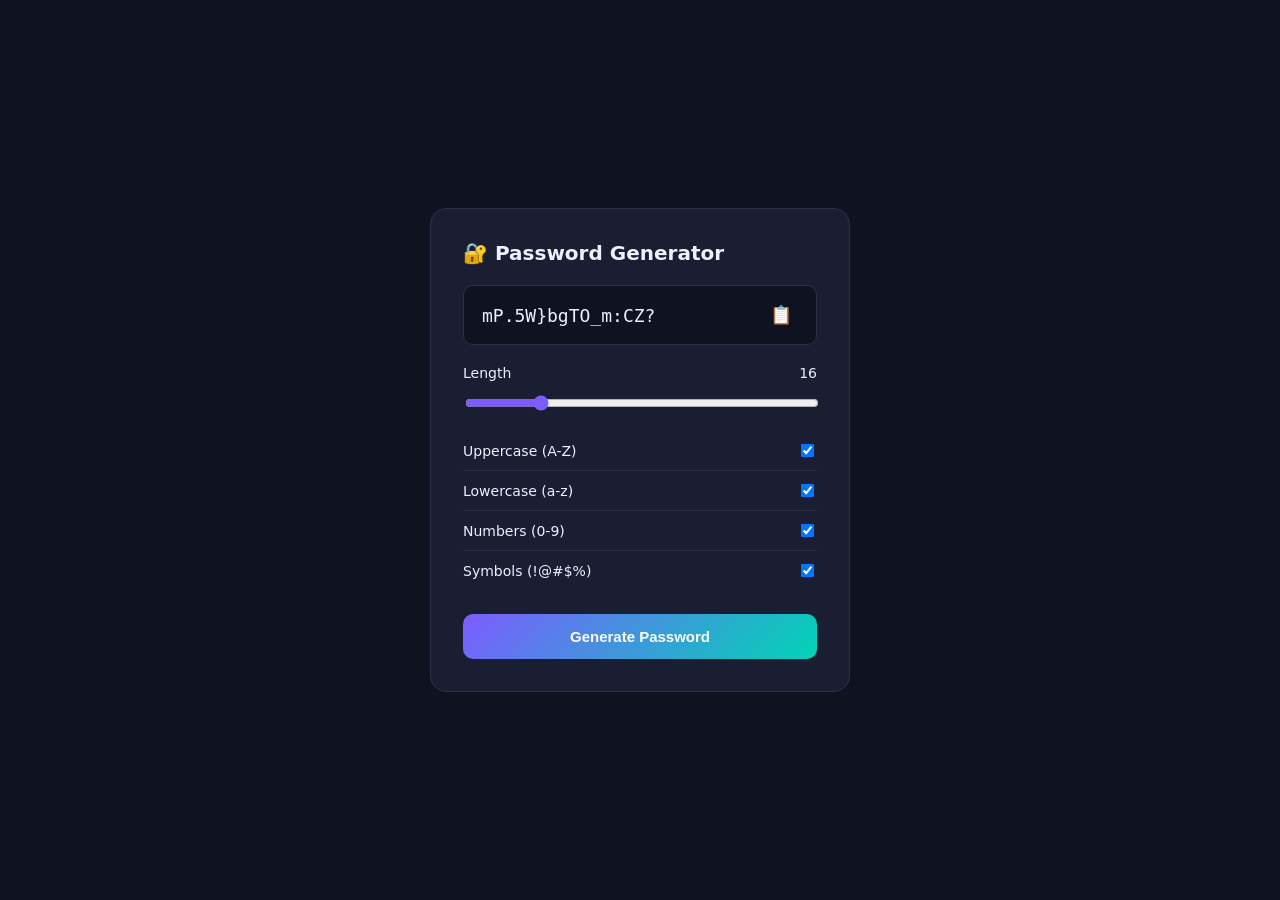
<file: password-generator/index.html>
<!DOCTYPE html>
<html lang="en">
<head>
<meta charset="UTF-8">
<meta name="viewport" content="width=device-width, initial-scale=1">
<title>Password Generator</title>
<link rel="stylesheet" href="style.css">
</head>
<body>

<div class="card">
  <h1>🔐 Password Generator</h1>

  <div class="output">
    <input type="text" id="password" readonly value="Click generate">
    <button class="icon-btn" id="copyBtn" title="Copy">📋</button>
  </div>

  <div class="row">
    <label for="length">Length</label>
    <span id="lengthValue">16</span>
  </div>
  <input type="range" id="length" min="4" max="64" value="16">

  <div class="toggle-row">
    <label for="uppercase">Uppercase (A-Z)</label>
    <input type="checkbox" id="uppercase" checked>
  </div>
  <div class="toggle-row">
    <label for="lowercase">Lowercase (a-z)</label>
    <input type="checkbox" id="lowercase" checked>
  </div>
  <div class="toggle-row">
    <label for="numbers">Numbers (0-9)</label>
    <input type="checkbox" id="numbers" checked>
  </div>
  <div class="toggle-row">
    <label for="symbols">Symbols (!@#$%)</label>
    <input type="checkbox" id="symbols" checked>
  </div>

  <button class="generate-btn" id="generateBtn">Generate Password</button>
</div>

<script src="script.js"></script>
</body>
</html>
</file>
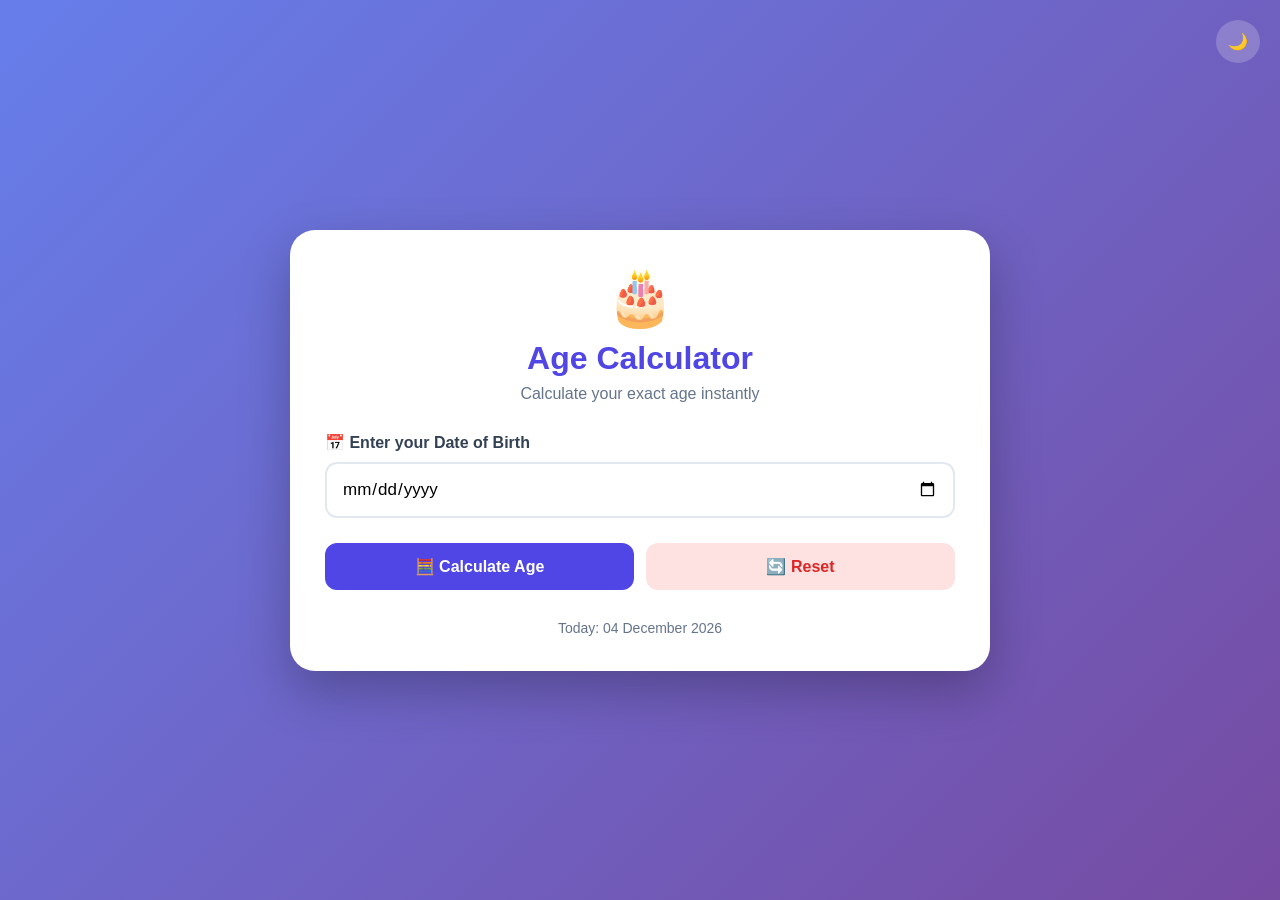
<file: Age calculator.html>
<!DOCTYPE html>
<html lang="en">
<head>
    <meta charset="UTF-8">
    <meta name="viewport" content="width=device-width, initial-scale=1.0">

    <title>Age Calculator</title>

    <style>
        * {
            margin: 0;
            padding: 0;
            box-sizing: border-box;
            font-family: "Segoe UI", Arial, sans-serif;
        }

        body {
            min-height: 100vh;
            display: flex;
            justify-content: center;
            align-items: center;
            background: linear-gradient(135deg, #667eea, #764ba2);
            padding: 20px;
            transition: 0.3s;
        }

        .container {
            width: 100%;
            max-width: 700px;
        }

        .calculator {
            background: white;
            border-radius: 25px;
            padding: 35px;
            box-shadow: 0 20px 50px rgba(0, 0, 0, 0.25);
        }

        .header {
            text-align: center;
            margin-bottom: 30px;
        }

        .header .icon {
            font-size: 55px;
            margin-bottom: 10px;
        }

        .header h1 {
            color: #4f46e5;
            font-size: 32px;
        }

        .header p {
            color: #64748b;
            margin-top: 8px;
        }

        /* Input */

        .input-section {
            margin-bottom: 25px;
        }

        .input-section label {
            display: block;
            font-weight: 600;
            margin-bottom: 10px;
            color: #334155;
        }

        .date-input {
            width: 100%;
            padding: 15px;
            border: 2px solid #e2e8f0;
            border-radius: 12px;
            font-size: 17px;
            outline: none;
            transition: 0.3s;
        }

        .date-input:focus {
            border-color: #6366f1;
            box-shadow: 0 0 0 4px rgba(99, 102, 241, 0.1);
        }

        /* Buttons */

        .buttons {
            display: flex;
            gap: 12px;
            margin-bottom: 30px;
        }

        button {
            flex: 1;
            border: none;
            padding: 14px;
            border-radius: 12px;
            font-size: 16px;
            font-weight: 600;
            cursor: pointer;
            transition: 0.2s;
        }

        .calculate-btn {
            background: #4f46e5;
            color: white;
        }

        .calculate-btn:hover {
            background: #4338ca;
            transform: translateY(-2px);
        }

        .reset-btn {
            background: #fee2e2;
            color: #dc2626;
        }

        .reset-btn:hover {
            background: #fecaca;
        }

        /* Result */

        .result {
            display: none;
        }

        .result.active {
            display: block;
        }

        .result-title {
            text-align: center;
            color: #475569;
            margin-bottom: 20px;
        }

        /* Age Cards */

        .age-cards {
            display: grid;
            grid-template-columns: repeat(3, 1fr);
            gap: 15px;
            margin-bottom: 25px;
        }

        .age-card {
            background: linear-gradient(135deg, #eef2ff, #f5f3ff);
            padding: 22px 10px;
            text-align: center;
            border-radius: 16px;
            border: 1px solid #e0e7ff;
        }

        .age-number {
            font-size: 35px;
            font-weight: bold;
            color: #4f46e5;
        }

        .age-label {
            color: #64748b;
            margin-top: 5px;
        }

        /* Details */

        .details {
            display: grid;
            grid-template-columns: repeat(2, 1fr);
            gap: 15px;
        }

        .detail-card {
            background: #f8fafc;
            border-radius: 14px;
            padding: 18px;
            border-left: 4px solid #6366f1;
        }

        .detail-card h3 {
            font-size: 14px;
            color: #64748b;
            margin-bottom: 7px;
        }

        .detail-card p {
            font-size: 18px;
            font-weight: 600;
            color: #1e293b;
        }

        /* Birthday */

        .birthday {
            margin-top: 20px;
            background: linear-gradient(135deg, #4f46e5, #7c3aed);
            color: white;
            padding: 20px;
            border-radius: 16px;
            text-align: center;
        }

        .birthday h3 {
            margin-bottom: 8px;
        }

        .birthday p {
            font-size: 18px;
        }

        /* Current Date */

        .current-date {
            text-align: center;
            margin-top: 25px;
            color: #64748b;
            font-size: 14px;
        }

        /* Error */

        .error {
            display: none;
            background: #fee2e2;
            color: #b91c1c;
            padding: 12px;
            border-radius: 10px;
            margin-bottom: 20px;
            text-align: center;
        }

        .error.show {
            display: block;
        }

        /* Theme Button */

        .theme-btn {
            position: fixed;
            top: 20px;
            right: 20px;
            width: auto;
            flex: none;
            background: rgba(255,255,255,0.2);
            color: white;
            border-radius: 50%;
            padding: 12px;
            z-index: 10;
        }

        /* Dark Mode */

        body.dark {
            background: linear-gradient(135deg, #0f172a, #312e81);
        }

        body.dark .calculator {
            background: #1e293b;
        }

        body.dark .header h1 {
            color: #a5b4fc;
        }

        body.dark .header p,
        body.dark .current-date {
            color: #94a3b8;
        }

        body.dark .input-section label {
            color: #e2e8f0;
        }

        body.dark .date-input {
            background: #0f172a;
            color: white;
            border-color: #475569;
        }

        body.dark .result-title {
            color: #cbd5e1;
        }

        body.dark .age-card {
            background: #312e81;
            border-color: #4338ca;
        }

        body.dark .age-label {
            color: #cbd5e1;
        }

        body.dark .detail-card {
            background: #0f172a;
        }

        body.dark .detail-card h3 {
            color: #94a3b8;
        }

        body.dark .detail-card p {
            color: #e2e8f0;
        }

        /* Responsive */

        @media (max-width: 600px) {

            .calculator {
                padding: 25px 20px;
            }

            .header h1 {
                font-size: 26px;
            }

            .age-cards {
                grid-template-columns: 1fr;
            }

            .details {
                grid-template-columns: 1fr;
            }

            .buttons {
                flex-direction: column;
            }
        }
    </style>
</head>

<body>

    <!-- Dark Mode Button -->

    <button
        class="theme-btn"
        onclick="toggleTheme()"
        id="themeBtn">
        🌙
    </button>


    <div class="container">

        <div class="calculator">

            <!-- Header -->

            <div class="header">

                <div class="icon">
                    🎂
                </div>

                <h1>
                    Age Calculator
                </h1>

                <p>
                    Calculate your exact age instantly
                </p>

            </div>


            <!-- Error Message -->

            <div
                class="error"
                id="error">
            </div>


            <!-- Date Input -->

            <div class="input-section">

                <label for="dob">
                    📅 Enter your Date of Birth
                </label>

                <input
                    type="date"
                    id="dob"
                    class="date-input"
                >

            </div>


            <!-- Buttons -->

            <div class="buttons">

                <button
                    class="calculate-btn"
                    onclick="calculateAge()">
                    🧮 Calculate Age
                </button>

                <button
                    class="reset-btn"
                    onclick="resetCalculator()">
                    🔄 Reset
                </button>

            </div>


            <!-- Result -->

            <div
                class="result"
                id="result">

                <h2 class="result-title">
                    Your Exact Age
                </h2>


                <!-- Years Months Days -->

                <div class="age-cards">

                    <div class="age-card">

                        <div
                            class="age-number"
                            id="years">
                            0
                        </div>

                        <div class="age-label">
                            Years
                        </div>

                    </div>


                    <div class="age-card">

                        <div
                            class="age-number"
                            id="months">
                            0
                        </div>

                        <div class="age-label">
                            Months
                        </div>

                    </div>


                    <div class="age-card">

                        <div
                            class="age-number"
                            id="days">
                            0
                        </div>

                        <div class="age-label">
                            Days
                        </div>

                    </div>

                </div>


                <!-- Details -->

                <div class="details">

                    <div class="detail-card">

                        <h3>
                            📆 Total Days
                        </h3>

                        <p id="totalDays">
                            0 days
                        </p>

                    </div>


                    <div class="detail-card">

                        <h3>
                            📅 Date of Birth
                        </h3>

                        <p id="birthDate">
                            -
                        </p>

                    </div>


                    <div class="detail-card">

                        <h3>
                            🎈 Next Birthday
                        </h3>

                        <p id="nextBirthday">
                            -
                        </p>

                    </div>


                    <div class="detail-card">

                        <h3>
                            ⏳ Days Remaining
                        </h3>

                        <p id="daysRemaining">
                            -
                        </p>

                    </div>

                </div>


                <!-- Birthday Countdown -->

                <div class="birthday">

                    <h3>
                        🎉 Birthday Countdown
                    </h3>

                    <p id="birthdayCountdown">
                        -
                    </p>

                </div>

            </div>


            <!-- Current Date -->

            <div class="current-date">

                Today:
                <span id="currentDate">
                    -
                </span>

            </div>

        </div>

    </div>


<script>

    // Display Current Date

    function displayCurrentDate() {

        const today = new Date();

        document.getElementById("currentDate")
            .textContent =
            today.toLocaleDateString(
                "en-IN",
                {
                    day: "2-digit",
                    month: "long",
                    year: "numeric"
                }
            );
    }


    // Calculate Age

    function calculateAge() {

        const dobInput =
            document.getElementById("dob").value;

        const error =
            document.getElementById("error");

        const result =
            document.getElementById("result");


        // Empty date validation

        if (!dobInput) {

            error.textContent =
                "⚠️ Please enter your date of birth.";

            error.classList.add("show");

            result.classList.remove("active");

            return;
        }


        const birthDate =
            new Date(dobInput + "T00:00:00");

        const today =
            new Date();


        // Future date validation

        if (birthDate > today) {

            error.textContent =
                "⚠️ Date of birth cannot be in the future.";

            error.classList.add("show");

            result.classList.remove("active");

            return;
        }


        error.classList.remove("show");


        // Calculate Years, Months and Days

        let years =
            today.getFullYear() -
            birthDate.getFullYear();

        let months =
            today.getMonth() -
            birthDate.getMonth();

        let days =
            today.getDate() -
            birthDate.getDate();


        // Adjust days

        if (days < 0) {

            months--;

            const previousMonth =
                new Date(
                    today.getFullYear(),
                    today.getMonth(),
                    0
                );

            days +=
                previousMonth.getDate();
        }


        // Adjust months

        if (months < 0) {

            years--;

            months += 12;
        }


        // Display Age

        document.getElementById("years")
            .textContent = years;

        document.getElementById("months")
            .textContent = months;

        document.getElementById("days")
            .textContent = days;


        // Calculate Total Days

        const millisecondsPerDay =
            1000 * 60 * 60 * 24;

        const totalDays =
            Math.floor(
                (today - birthDate) /
                millisecondsPerDay
            );


        document.getElementById("totalDays")
            .textContent =
            totalDays.toLocaleString() +
            " days";


        // Display Birth Date

        document.getElementById("birthDate")
            .textContent =
            birthDate.toLocaleDateString(
                "en-IN",
                {
                    day: "2-digit",
                    month: "long",
                    year: "numeric"
                }
            );


        // Calculate Next Birthday

        let nextBirthday =
            new Date(
                today.getFullYear(),
                birthDate.getMonth(),
                birthDate.getDate()
            );


        if (nextBirthday < today) {

            nextBirthday =
                new Date(
                    today.getFullYear() + 1,
                    birthDate.getMonth(),
                    birthDate.getDate()
                );
        }


        // Display Next Birthday

        document.getElementById("nextBirthday")
            .textContent =
            nextBirthday.toLocaleDateString(
                "en-IN",
                {
                    day: "2-digit",
                    month: "long",
                    year: "numeric"
                }
            );


        // Birthday Countdown

        const daysUntilBirthday =
            Math.ceil(
                (nextBirthday - today) /
                millisecondsPerDay
            );


        document.getElementById("daysRemaining")
            .textContent =
            daysUntilBirthday +
            " days";


        if (daysUntilBirthday === 0) {

            document.getElementById(
                "birthdayCountdown"
            ).textContent =
                "🎉 Happy Birthday!";

        } else {

            document.getElementById(
                "birthdayCountdown"
            ).textContent =
                daysUntilBirthday +
                " days remaining 🎂";
        }


        // Show Result

        result.classList.add("active");


        // Save Date

        localStorage.setItem(
            "dob",
            dobInput
        );
    }


    // Reset Calculator

    function resetCalculator() {

        document.getElementById("dob").value = "";

        document.getElementById("result")
            .classList.remove("active");

        document.getElementById("error")
            .classList.remove("show");

        localStorage.removeItem("dob");
    }


    // Dark Mode

    function toggleTheme() {

        document.body.classList.toggle("dark");

        const isDark =
            document.body.classList.contains("dark");

        document.getElementById("themeBtn")
            .textContent =
            isDark ? "☀️" : "🌙";

        localStorage.setItem(
            "darkMode",
            isDark
        );
    }


    // Load Saved Data

    function loadData() {

        const savedDOB =
            localStorage.getItem("dob");

        if (savedDOB) {

            document.getElementById("dob").value =
                savedDOB;

            calculateAge();
        }


        const darkMode =
            localStorage.getItem("darkMode");

        if (darkMode === "true") {

            document.body.classList.add("dark");

            document.getElementById("themeBtn")
                .textContent = "☀️";
        }
    }


    // Initialize

    displayCurrentDate();
    loadData();

</script>

</body>
</html>
</file>
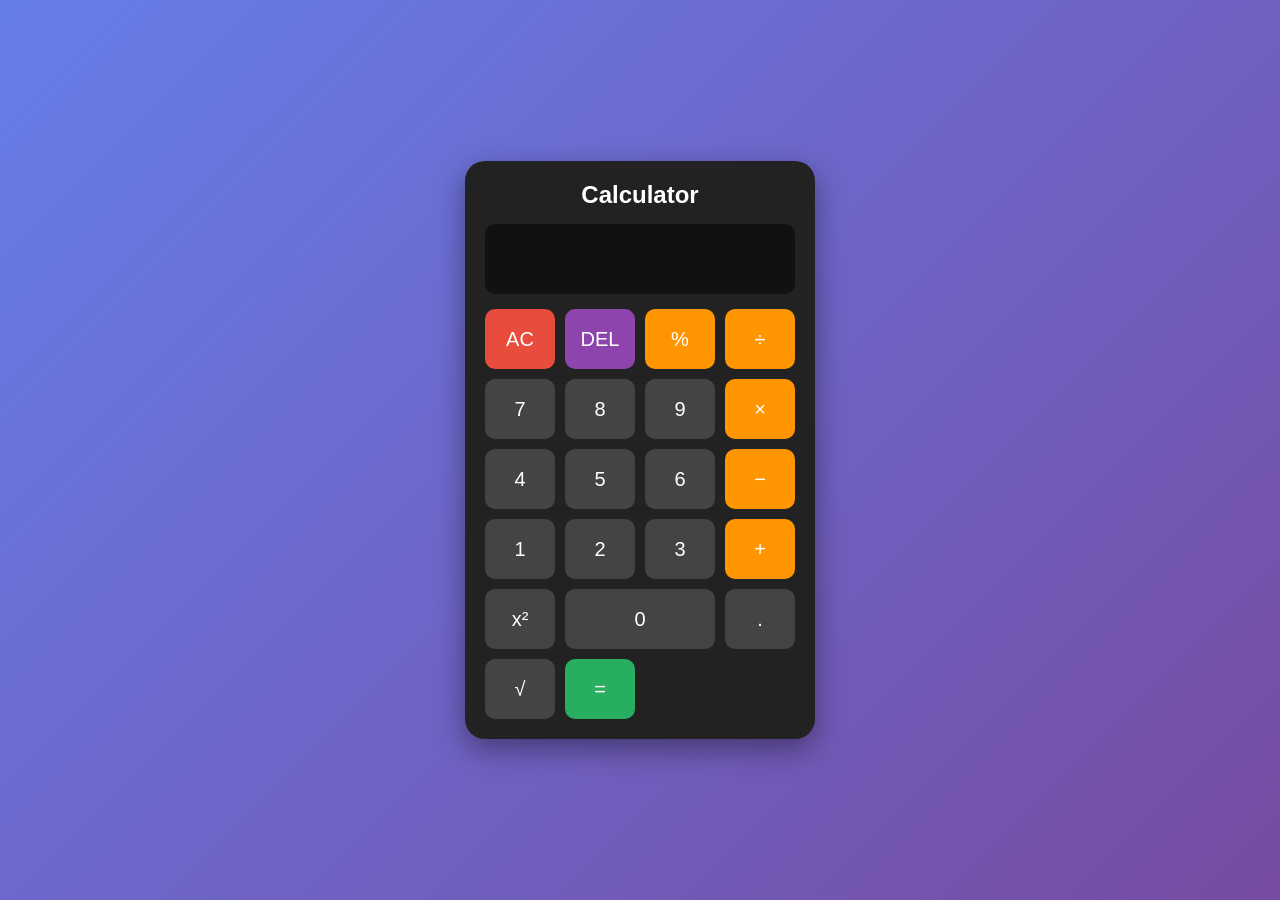
<file: calculator.html>
<!DOCTYPE html>
<html lang="en">
<head>
    <meta charset="UTF-8">
    <meta name="viewport" content="width=device-width, initial-scale=1.0">
    <title>Calculator</title>

    <style>
        * {
            box-sizing: border-box;
            margin: 0;
            padding: 0;
        }

        body {
            min-height: 100vh;
            display: flex;
            justify-content: center;
            align-items: center;
            background: linear-gradient(135deg, #667eea, #764ba2);
            font-family: Arial, sans-serif;
        }

        .calculator {
            width: 350px;
            background: #222;
            padding: 20px;
            border-radius: 20px;
            box-shadow: 0 10px 30px rgba(0, 0, 0, 0.4);
        }

        h2 {
            color: white;
            text-align: center;
            margin-bottom: 15px;
        }

        #display {
            width: 100%;
            height: 70px;
            border: none;
            outline: none;
            border-radius: 10px;
            margin-bottom: 15px;
            padding: 10px;
            font-size: 30px;
            text-align: right;
            background: #111;
            color: white;
        }

        .buttons {
            display: grid;
            grid-template-columns: repeat(4, 1fr);
            gap: 10px;
        }

        button {
            height: 60px;
            border: none;
            border-radius: 10px;
            font-size: 20px;
            cursor: pointer;
            background: #444;
            color: white;
        }

        button:hover {
            background: #666;
        }

        .operator {
            background: #ff9500;
        }

        .clear {
            background: #e74c3c;
        }

        .equal {
            background: #27ae60;
        }

        .delete {
            background: #8e44ad;
        }

        .zero {
            grid-column: span 2;
        }
    </style>
</head>

<body>

    <div class="calculator">

        <h2>Calculator</h2>

        <input type="text" id="display" readonly>

        <div class="buttons">

            <button class="clear" onclick="clearDisplay()">AC</button>
            <button class="delete" onclick="deleteLast()">DEL</button>
            <button class="operator" onclick="addToDisplay('%')">%</button>
            <button class="operator" onclick="addToDisplay('/')">÷</button>

            <button onclick="addToDisplay('7')">7</button>
            <button onclick="addToDisplay('8')">8</button>
            <button onclick="addToDisplay('9')">9</button>
            <button class="operator" onclick="addToDisplay('*')">×</button>

            <button onclick="addToDisplay('4')">4</button>
            <button onclick="addToDisplay('5')">5</button>
            <button onclick="addToDisplay('6')">6</button>
            <button class="operator" onclick="addToDisplay('-')">−</button>

            <button onclick="addToDisplay('1')">1</button>
            <button onclick="addToDisplay('2')">2</button>
            <button onclick="addToDisplay('3')">3</button>
            <button class="operator" onclick="addToDisplay('+')">+</button>

            <button onclick="square()">x²</button>
            <button class="zero" onclick="addToDisplay('0')">0</button>
            <button onclick="addToDisplay('.')">.</button>

            <button onclick="squareRoot()">√</button>
            <button class="equal" onclick="calculate()">=</button>

        </div>
    </div>

    <script>

        var display = document.getElementById("display");

        // Add value to display
        function addToDisplay(value) {
            display.value = display.value + value;
        }

        // Clear display
        function clearDisplay() {
            display.value = "";
        }

        // Delete last character
        function deleteLast() {
            display.value = display.value.slice(0, -1);
        }

        // Calculate result
        function calculate() {

            if (display.value === "") {
                return;
            }

            try {
                var result = eval(display.value);

                if (!isFinite(result)) {
                    display.value = "Error";
                } else {
                    display.value = result;
                }

            } catch (error) {
                display.value = "Error";
            }
        }

        // Square
        function square() {

            if (display.value === "") {
                return;
            }

            try {
                var number = eval(display.value);
                display.value = number * number;
            } catch (error) {
                display.value = "Error";
            }
        }

        // Square root
        function squareRoot() {

            if (display.value === "") {
                return;
            }

            try {
                var number = eval(display.value);

                if (number < 0) {
                    display.value = "Error";
                } else {
                    display.value = Math.sqrt(number);
                }

            } catch (error) {
                display.value = "Error";
            }
        }

        // Keyboard support
        document.addEventListener("keydown", function(event) {

            var key = event.key;

            if (
                (key >= "0" && key <= "9") ||
                key === "+" ||
                key === "-" ||
                key === "*" ||
                key === "/" ||
                key === "." ||
                key === "%"
            ) {
                addToDisplay(key);
            }

            if (key === "Enter") {
                calculate();
            }

            if (key === "Backspace") {
                deleteLast();
            }

            if (key === "Escape") {
                clearDisplay();
            }
        });

    </script>

</body>
</html>
</file>
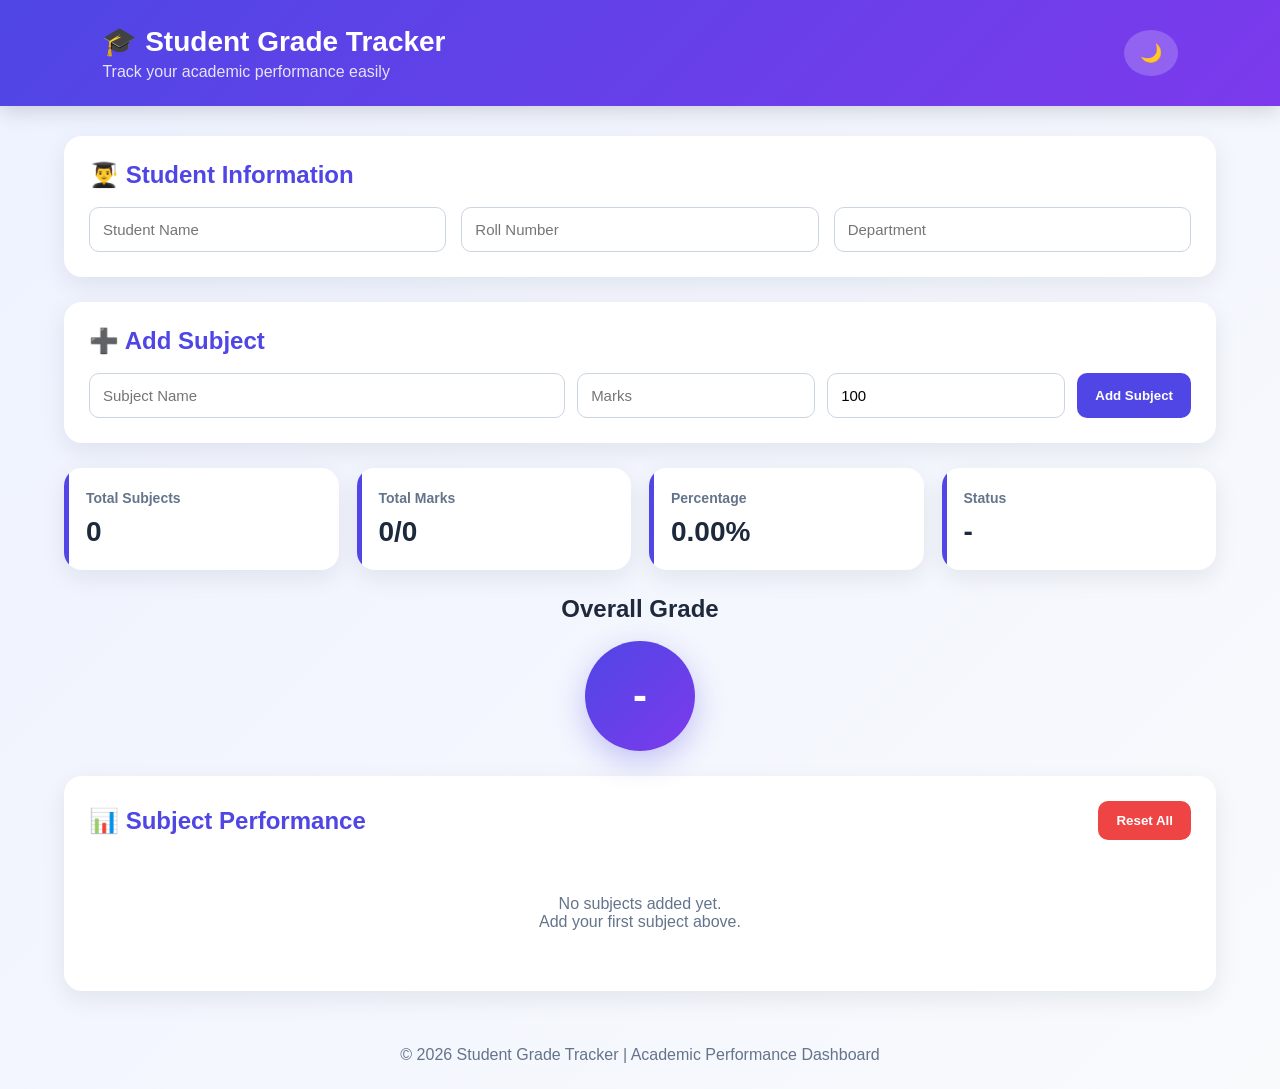
<file: student grade tracker.html>
<!DOCTYPE html>
<html lang="en">
<head>
    <meta charset="UTF-8">
    <meta name="viewport" content="width=device-width, initial-scale=1.0">
    <title>Student Grade Tracker</title>

    <style>
        * {
            margin: 0;
            padding: 0;
            box-sizing: border-box;
            font-family: "Segoe UI", Arial, sans-serif;
        }

        body {
            background: linear-gradient(135deg, #eef2ff, #f8fafc);
            color: #1e293b;
            min-height: 100vh;
            transition: 0.3s;
        }

        /* Header */
        header {
            background: linear-gradient(135deg, #4f46e5, #7c3aed);
            color: white;
            padding: 25px 8%;
            display: flex;
            justify-content: space-between;
            align-items: center;
            box-shadow: 0 5px 20px rgba(0,0,0,0.15);
        }

        header h1 {
            font-size: 28px;
        }

        header p {
            opacity: 0.85;
            margin-top: 5px;
        }

        #themeBtn {
            background: rgba(255,255,255,0.2);
            color: white;
            border: none;
            padding: 12px 16px;
            border-radius: 50%;
            cursor: pointer;
            font-size: 18px;
        }

        .container {
            width: 90%;
            max-width: 1200px;
            margin: 30px auto;
        }

        /* Student Information */
        .student-info {
            background: white;
            padding: 25px;
            border-radius: 18px;
            box-shadow: 0 8px 25px rgba(15,23,42,0.08);
            margin-bottom: 25px;
        }

        .student-info h2 {
            margin-bottom: 18px;
            color: #4f46e5;
        }

        .info-grid {
            display: grid;
            grid-template-columns: repeat(3, 1fr);
            gap: 15px;
        }

        input, select {
            width: 100%;
            padding: 13px;
            border: 1px solid #cbd5e1;
            border-radius: 10px;
            outline: none;
            font-size: 15px;
        }

        input:focus, select:focus {
            border-color: #6366f1;
            box-shadow: 0 0 0 3px rgba(99,102,241,0.12);
        }

        /* Add Subject */
        .add-section {
            background: white;
            padding: 25px;
            border-radius: 18px;
            box-shadow: 0 8px 25px rgba(15,23,42,0.08);
            margin-bottom: 25px;
        }

        .add-section h2 {
            margin-bottom: 18px;
            color: #4f46e5;
        }

        .add-grid {
            display: grid;
            grid-template-columns: 2fr 1fr 1fr auto;
            gap: 12px;
        }

        button {
            border: none;
            cursor: pointer;
            border-radius: 10px;
            padding: 12px 18px;
            font-weight: 600;
            transition: 0.2s;
        }

        .add-btn {
            background: #4f46e5;
            color: white;
        }

        .add-btn:hover {
            background: #4338ca;
            transform: translateY(-2px);
        }

        /* Dashboard */
        .dashboard {
            display: grid;
            grid-template-columns: repeat(4, 1fr);
            gap: 18px;
            margin-bottom: 25px;
        }

        .card {
            background: white;
            padding: 22px;
            border-radius: 18px;
            box-shadow: 0 8px 25px rgba(15,23,42,0.08);
            position: relative;
            overflow: hidden;
        }

        .card::before {
            content: "";
            position: absolute;
            left: 0;
            top: 0;
            width: 5px;
            height: 100%;
            background: #4f46e5;
        }

        .card h3 {
            color: #64748b;
            font-size: 14px;
            margin-bottom: 10px;
        }

        .card .value {
            font-size: 28px;
            font-weight: bold;
            color: #1e293b;
        }

        /* Grade */
        .grade-box {
            text-align: center;
            margin-bottom: 25px;
        }

        .overall-grade {
            display: inline-flex;
            width: 110px;
            height: 110px;
            border-radius: 50%;
            background: linear-gradient(135deg, #4f46e5, #7c3aed);
            color: white;
            justify-content: center;
            align-items: center;
            font-size: 42px;
            font-weight: bold;
            box-shadow: 0 10px 30px rgba(79,70,229,0.3);
        }

        /* Table */
        .table-section {
            background: white;
            padding: 25px;
            border-radius: 18px;
            box-shadow: 0 8px 25px rgba(15,23,42,0.08);
            overflow-x: auto;
        }

        .table-header {
            display: flex;
            justify-content: space-between;
            align-items: center;
            margin-bottom: 20px;
        }

        .table-header h2 {
            color: #4f46e5;
        }

        .reset-btn {
            background: #ef4444;
            color: white;
        }

        .reset-btn:hover {
            background: #dc2626;
        }

        table {
            width: 100%;
            border-collapse: collapse;
            min-width: 750px;
        }

        th {
            background: #eef2ff;
            color: #4338ca;
            padding: 14px;
            text-align: left;
        }

        td {
            padding: 14px;
            border-bottom: 1px solid #e2e8f0;
        }

        tr:hover {
            background: #f8fafc;
        }

        .progress {
            width: 120px;
            height: 8px;
            background: #e2e8f0;
            border-radius: 20px;
            overflow: hidden;
        }

        .progress-bar {
            height: 100%;
            border-radius: 20px;
            background: linear-gradient(90deg, #4f46e5, #7c3aed);
        }

        .grade {
            font-weight: bold;
            padding: 6px 10px;
            border-radius: 8px;
            display: inline-block;
        }

        .A {
            background: #dcfce7;
            color: #15803d;
        }

        .B {
            background: #dbeafe;
            color: #1d4ed8;
        }

        .C {
            background: #fef3c7;
            color: #b45309;
        }

        .D {
            background: #ffedd5;
            color: #c2410c;
        }

        .F {
            background: #fee2e2;
            color: #b91c1c;
        }

        .pass {
            color: #16a34a;
            font-weight: bold;
        }

        .fail {
            color: #dc2626;
            font-weight: bold;
        }

        .action-btn {
            padding: 7px 10px;
            margin: 2px;
            font-size: 13px;
        }

        .edit {
            background: #dbeafe;
            color: #1d4ed8;
        }

        .delete {
            background: #fee2e2;
            color: #dc2626;
        }

        /* Empty */
        .empty {
            text-align: center;
            padding: 35px;
            color: #64748b;
        }

        /* Footer */
        footer {
            text-align: center;
            padding: 25px;
            color: #64748b;
        }

        /* Dark Mode */
        body.dark {
            background: #0f172a;
            color: #e2e8f0;
        }

        body.dark .student-info,
        body.dark .add-section,
        body.dark .card,
        body.dark .table-section {
            background: #1e293b;
            color: #e2e8f0;
        }

        body.dark .card .value {
            color: white;
        }

        body.dark input,
        body.dark select {
            background: #0f172a;
            color: white;
            border-color: #475569;
        }

        body.dark th {
            background: #312e81;
            color: white;
        }

        body.dark td {
            border-color: #334155;
        }

        body.dark tr:hover {
            background: #334155;
        }

        body.dark .table-section,
        body.dark .student-info,
        body.dark .add-section {
            box-shadow: 0 8px 25px rgba(0,0,0,0.3);
        }

        /* Responsive */
        @media (max-width: 900px) {
            .dashboard {
                grid-template-columns: repeat(2, 1fr);
            }

            .info-grid {
                grid-template-columns: 1fr;
            }

            .add-grid {
                grid-template-columns: 1fr;
            }
        }

        @media (max-width: 600px) {
            header {
                padding: 20px;
            }

            header h1 {
                font-size: 21px;
            }

            .container {
                width: 94%;
            }

            .dashboard {
                grid-template-columns: 1fr;
            }
        }
    </style>
</head>

<body>

<header>
    <div>
        <h1>🎓 Student Grade Tracker</h1>
        <p>Track your academic performance easily</p>
    </div>

    <button id="themeBtn" onclick="toggleTheme()">🌙</button>
</header>

<div class="container">

    <!-- Student Information -->
    <section class="student-info">
        <h2>👨‍🎓 Student Information</h2>

        <div class="info-grid">
            <input type="text" id="studentName" placeholder="Student Name">
            <input type="text" id="rollNumber" placeholder="Roll Number">
            <input type="text" id="department" placeholder="Department">
        </div>
    </section>

    <!-- Add Subject -->
    <section class="add-section">
        <h2>➕ Add Subject</h2>

        <div class="add-grid">
            <input type="text" id="subjectName" placeholder="Subject Name">

            <input
                type="number"
                id="marks"
                placeholder="Marks"
                min="0"
                max="100"
            >

            <input
                type="number"
                id="maxMarks"
                placeholder="Max Marks"
                min="1"
                value="100"
            >

            <button class="add-btn" onclick="addSubject()">
                Add Subject
            </button>
        </div>
    </section>

    <!-- Dashboard -->
    <section class="dashboard">

        <div class="card">
            <h3>Total Subjects</h3>
            <div class="value" id="totalSubjects">0</div>
        </div>

        <div class="card">
            <h3>Total Marks</h3>
            <div class="value" id="totalMarks">0</div>
        </div>

        <div class="card">
            <h3>Percentage</h3>
            <div class="value" id="percentage">0%</div>
        </div>

        <div class="card">
            <h3>Status</h3>
            <div class="value" id="overallStatus">-</div>
        </div>

    </section>

    <!-- Overall Grade -->
    <section class="grade-box">
        <h2>Overall Grade</h2>
        <br>
        <div class="overall-grade" id="overallGrade">-</div>
    </section>

    <!-- Subject Table -->
    <section class="table-section">

        <div class="table-header">
            <h2>📊 Subject Performance</h2>

            <button class="reset-btn" onclick="resetAll()">
                Reset All
            </button>
        </div>

        <div id="tableContainer">
            <div class="empty">
                No subjects added yet.<br>
                Add your first subject above.
            </div>
        </div>

    </section>

</div>

<footer>
    © 2026 Student Grade Tracker | Academic Performance Dashboard
</footer>


<script>

    let subjects = JSON.parse(localStorage.getItem("subjects")) || [];

    // Add Subject
    function addSubject() {

        const name = document.getElementById("subjectName").value.trim();
        const marks = Number(document.getElementById("marks").value);
        const maxMarks = Number(document.getElementById("maxMarks").value);

        if (name === "") {
            alert("Please enter subject name.");
            return;
        }

        if (
            isNaN(marks) ||
            isNaN(maxMarks) ||
            maxMarks <= 0 ||
            marks < 0 ||
            marks > maxMarks
        ) {
            alert("Please enter valid marks.");
            return;
        }

        const subject = {
            id: Date.now(),
            name: name,
            marks: marks,
            maxMarks: maxMarks,
            date: new Date().toLocaleString()
        };

        subjects.push(subject);

        saveData();
        render();

        document.getElementById("subjectName").value = "";
        document.getElementById("marks").value = "";
        document.getElementById("maxMarks").value = "100";
    }


    // Calculate Grade
    function getGrade(percentage) {

        if (percentage >= 90) return "A+";
        if (percentage >= 80) return "A";
        if (percentage >= 70) return "B";
        if (percentage >= 60) return "C";
        if (percentage >= 50) return "D";
        return "F";
    }


    // Grade CSS Class
    function getGradeClass(grade) {

        if (grade === "A+" || grade === "A") return "A";
        if (grade === "B") return "B";
        if (grade === "C") return "C";
        if (grade === "D") return "D";

        return "F";
    }


    // Render Table
    function render() {

        const container = document.getElementById("tableContainer");

        if (subjects.length === 0) {

            container.innerHTML = `
                <div class="empty">
                    No subjects added yet.<br>
                    Add your first subject above.
                </div>
            `;

            updateDashboard();
            return;
        }

        let html = `
            <table>

                <thead>
                    <tr>
                        <th>#</th>
                        <th>Subject</th>
                        <th>Marks</th>
                        <th>Percentage</th>
                        <th>Progress</th>
                        <th>Grade</th>
                        <th>Status</th>
                        <th>Added Date</th>
                        <th>Actions</th>
                    </tr>
                </thead>

                <tbody>
        `;

        subjects.forEach((subject, index) => {

            const percentage =
                (subject.marks / subject.maxMarks) * 100;

            const grade = getGrade(percentage);
            const gradeClass = getGradeClass(grade);

            const status =
                percentage >= 40 ? "PASS" : "FAIL";

            html += `
                <tr>

                    <td>${index + 1}</td>

                    <td>
                        <strong>${escapeHTML(subject.name)}</strong>
                    </td>

                    <td>
                        ${subject.marks}/${subject.maxMarks}
                    </td>

                    <td>
                        ${percentage.toFixed(1)}%
                    </td>

                    <td>
                        <div class="progress">
                            <div
                                class="progress-bar"
                                style="width:${percentage}%"
                            ></div>
                        </div>
                    </td>

                    <td>
                        <span class="grade ${gradeClass}">
                            ${grade}
                        </span>
                    </td>

                    <td class="${status === "PASS" ? "pass" : "fail"}">
                        ${status}
                    </td>

                    <td>
                        ${subject.date}
                    </td>

                    <td>

                        <button
                            class="action-btn edit"
                            onclick="editSubject(${subject.id})"
                        >
                            ✏️
                        </button>

                        <button
                            class="action-btn delete"
                            onclick="deleteSubject(${subject.id})"
                        >
                            🗑️
                        </button>

                    </td>

                </tr>
            `;
        });

        html += `
                </tbody>
            </table>
        `;

        container.innerHTML = html;

        updateDashboard();
    }


    // Update Dashboard
    function updateDashboard() {

        const totalSubjects = subjects.length;

        let totalMarks = 0;
        let totalMaxMarks = 0;

        subjects.forEach(subject => {
            totalMarks += Number(subject.marks);
            totalMaxMarks += Number(subject.maxMarks);
        });

        const percentage =
            totalMaxMarks > 0
            ? (totalMarks / totalMaxMarks) * 100
            : 0;

        const grade =
            subjects.length > 0
            ? getGrade(percentage)
            : "-";

        const status =
            subjects.length > 0
            ? percentage >= 40 ? "PASS" : "FAIL"
            : "-";

        document.getElementById("totalSubjects").textContent =
            totalSubjects;

        document.getElementById("totalMarks").textContent =
            totalMarks + "/" + totalMaxMarks;

        document.getElementById("percentage").textContent =
            percentage.toFixed(2) + "%";

        document.getElementById("overallGrade").textContent =
            grade;

        const statusElement =
            document.getElementById("overallStatus");

        statusElement.textContent = status;

        statusElement.style.color =
            status === "PASS"
            ? "#16a34a"
            : status === "FAIL"
            ? "#dc2626"
            : "#1e293b";
    }


    // Edit Subject
    function editSubject(id) {

        const subject = subjects.find(s => s.id === id);

        if (!subject) return;

        const newName =
            prompt("Enter subject name:", subject.name);

        if (newName === null || newName.trim() === "") {
            return;
        }

        const newMarks =
            prompt("Enter marks:", subject.marks);

        const marks = Number(newMarks);

        if (
            isNaN(marks) ||
            marks < 0 ||
            marks > subject.maxMarks
        ) {
            alert("Invalid marks.");
            return;
        }

        subject.name = newName.trim();
        subject.marks = marks;
        subject.date = new Date().toLocaleString();

        saveData();
        render();
    }


    // Delete Subject
    function deleteSubject(id) {

        const confirmDelete =
            confirm("Are you sure you want to delete this subject?");

        if (!confirmDelete) return;

        subjects =
            subjects.filter(subject => subject.id !== id);

        saveData();
        render();
    }


    // Reset Everything
    function resetAll() {

        if (
            !confirm(
                "Are you sure you want to remove all subjects?"
            )
        ) {
            return;
        }

        subjects = [];

        saveData();
        render();
    }


    // Save Local Storage
    function saveData() {

        localStorage.setItem(
            "subjects",
            JSON.stringify(subjects)
        );

        localStorage.setItem(
            "studentName",
            document.getElementById("studentName").value
        );

        localStorage.setItem(
            "rollNumber",
            document.getElementById("rollNumber").value
        );

        localStorage.setItem(
            "department",
            document.getElementById("department").value
        );
    }


    // Load Student Information
    function loadStudentInfo() {

        document.getElementById("studentName").value =
            localStorage.getItem("studentName") || "";

        document.getElementById("rollNumber").value =
            localStorage.getItem("rollNumber") || "";

        document.getElementById("department").value =
            localStorage.getItem("department") || "";
    }


    // Save Student Information Automatically
    document
        .getElementById("studentName")
        .addEventListener("input", saveData);

    document
        .getElementById("rollNumber")
        .addEventListener("input", saveData);

    document
        .getElementById("department")
        .addEventListener("input", saveData);


    // Dark Mode
    function toggleTheme() {

        document.body.classList.toggle("dark");

        const dark =
            document.body.classList.contains("dark");

        document.getElementById("themeBtn").textContent =
            dark ? "☀️" : "🌙";

        localStorage.setItem(
            "darkMode",
            dark
        );
    }


    // Load Theme
    function loadTheme() {

        const dark =
            localStorage.getItem("darkMode") === "true";

        if (dark) {

            document.body.classList.add("dark");

            document.getElementById("themeBtn").textContent =
                "☀️";
        }
    }


    // Prevent HTML Injection
    function escapeHTML(text) {

        return text
            .replace(/&/g, "&amp;")
            .replace(/</g, "&lt;")
            .replace(/>/g, "&gt;")
            .replace(/"/g, "&quot;")
            .replace(/'/g, "&#039;");
    }


    // Keyboard Shortcut
    document.addEventListener("keydown", function(event) {

        if (event.key === "Enter") {

            const active =
                document.activeElement;

            if (
                active.id === "subjectName" ||
                active.id === "marks" ||
                active.id === "maxMarks"
            ) {
                addSubject();
            }
        }

    });


    // Initialize
    loadStudentInfo();
    loadTheme();
    render();

</script>

</body>
</html>
</file>
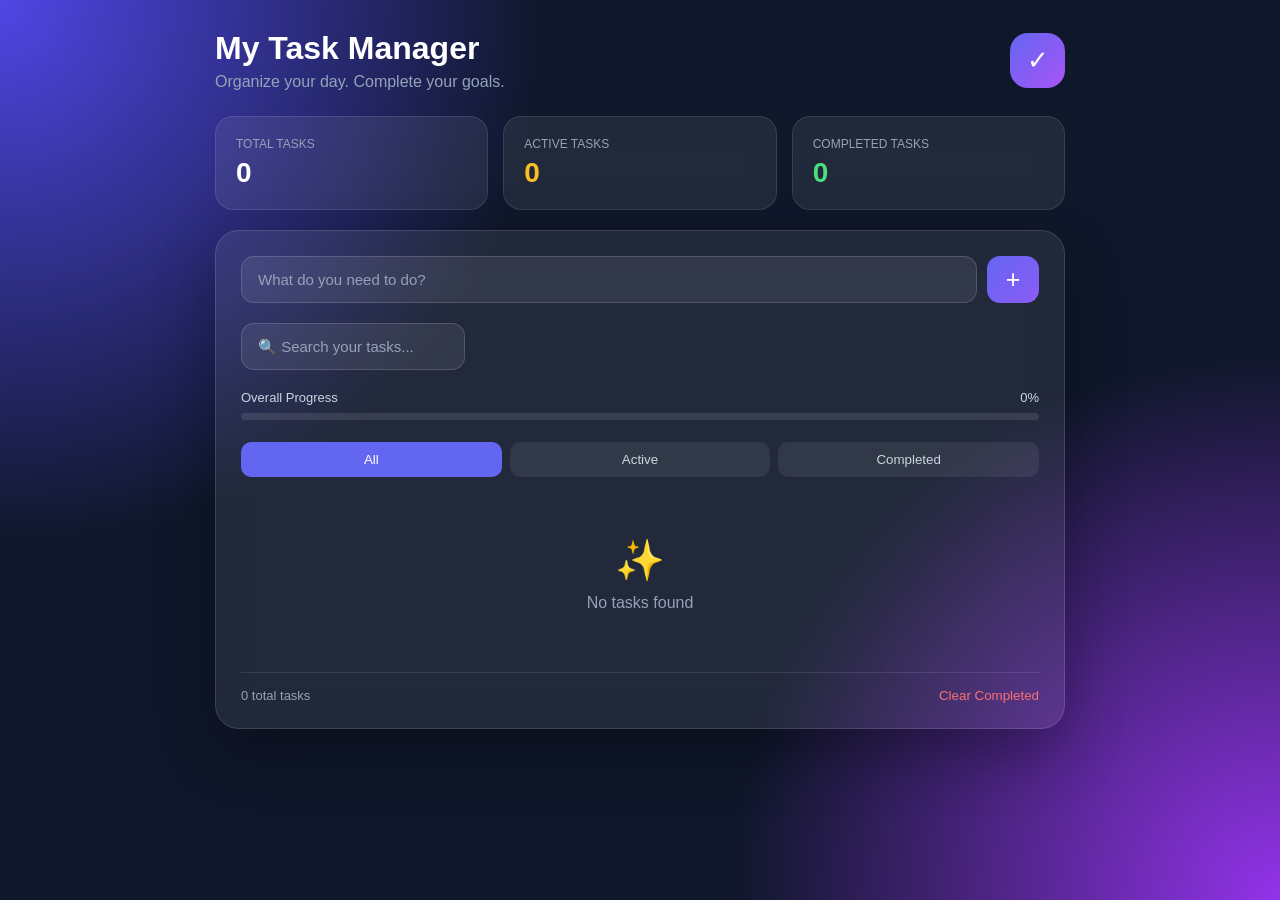
<file: todo-list.html>
<!DOCTYPE html>
<html lang="en">

<head>
    <meta charset="UTF-8">
    <meta name="viewport" content="width=device-width, initial-scale=1.0">

    <title>Smart To-Do List</title>

    <style>
        * {
            margin: 0;
            padding: 0;
            box-sizing: border-box;
            font-family: "Segoe UI", Arial, sans-serif;
        }

        body {
            min-height: 100vh;
            padding: 30px 15px;
            background:
                radial-gradient(circle at top left, #4f46e5, transparent 35%),
                radial-gradient(circle at bottom right, #9333ea, transparent 35%),
                #0f172a;
            color: white;
        }

        .container {
            max-width: 850px;
            margin: auto;
        }

        /* HEADER */

        .header {
            display: flex;
            justify-content: space-between;
            align-items: center;
            margin-bottom: 25px;
        }

        .header h1 {
            font-size: 32px;
        }

        .header p {
            color: #94a3b8;
            margin-top: 6px;
        }

        .header-icon {
            width: 55px;
            height: 55px;
            display: flex;
            justify-content: center;
            align-items: center;
            border-radius: 18px;
            background: linear-gradient(135deg, #6366f1, #a855f7);
            font-size: 26px;
        }

        /* DASHBOARD */

        .dashboard {
            display: grid;
            grid-template-columns: repeat(3, 1fr);
            gap: 15px;
            margin-bottom: 20px;
        }

        .stat {
            padding: 20px;
            border-radius: 18px;
            background: rgba(255,255,255,0.08);
            border: 1px solid rgba(255,255,255,0.1);
            backdrop-filter: blur(15px);
        }

        .stat-title {
            font-size: 12px;
            color: #94a3b8;
        }

        .stat-number {
            font-size: 28px;
            font-weight: bold;
            margin-top: 6px;
        }

        .active-number {
            color: #fbbf24;
        }

        .completed-number {
            color: #4ade80;
        }

        /* CARD */

        .card {
            padding: 25px;
            border-radius: 24px;
            background: rgba(255,255,255,0.08);
            border: 1px solid rgba(255,255,255,0.12);
            backdrop-filter: blur(20px);
            box-shadow: 0 25px 60px rgba(0,0,0,0.3);
        }

        /* INPUT */

        .input-area {
            display: flex;
            gap: 10px;
            margin-bottom: 20px;
        }

        #taskInput,
        #searchInput {
            flex: 1;
            padding: 14px 16px;
            border-radius: 13px;
            border: 1px solid rgba(255,255,255,0.15);
            outline: none;
            background: rgba(255,255,255,0.08);
            color: white;
            font-size: 15px;
        }

        #taskInput::placeholder,
        #searchInput::placeholder {
            color: #94a3b8;
        }

        #taskInput:focus,
        #searchInput:focus {
            border-color: #818cf8;
        }

        #addBtn {
            width: 52px;
            border: none;
            border-radius: 13px;
            background: linear-gradient(135deg,#6366f1,#8b5cf6);
            color: white;
            font-size: 25px;
            cursor: pointer;
        }

        #addBtn:hover {
            transform: translateY(-2px);
        }

        /* SEARCH */

        .search {
            margin-bottom: 20px;
        }

        /* PROGRESS */

        .progress-info {
            display: flex;
            justify-content: space-between;
            color: #cbd5e1;
            font-size: 13px;
            margin-bottom: 8px;
        }

        .progress {
            height: 7px;
            border-radius: 10px;
            background: rgba(255,255,255,0.1);
            overflow: hidden;
            margin-bottom: 22px;
        }

        #progressBar {
            width: 0%;
            height: 100%;
            border-radius: 10px;
            background: linear-gradient(90deg,#6366f1,#c084fc);
            transition: 0.3s;
        }

        /* FILTER */

        .filters {
            display: flex;
            gap: 8px;
            margin-bottom: 20px;
        }

        .filter {
            flex: 1;
            padding: 10px;
            border: none;
            border-radius: 10px;
            background: rgba(255,255,255,0.07);
            color: #cbd5e1;
            cursor: pointer;
        }

        .filter.active {
            background: #6366f1;
            color: white;
        }

        /* TASK */

        #taskList {
            list-style: none;
        }

        .task {
            display: flex;
            align-items: flex-start;
            gap: 13px;
            padding: 17px;
            margin-bottom: 10px;
            border-radius: 15px;
            background: rgba(255,255,255,0.07);
            border: 1px solid rgba(255,255,255,0.08);
            animation: slideIn 0.25s ease;
        }

        @keyframes slideIn {

            from {
                opacity: 0;
                transform: translateY(8px);
            }

            to {
                opacity: 1;
                transform: translateY(0);
            }
        }

        .check {
            width: 22px;
            height: 22px;
            border: 2px solid #818cf8;
            border-radius: 50%;
            cursor: pointer;
            flex-shrink: 0;
            display: flex;
            justify-content: center;
            align-items: center;
        }

        .task.completed .check {
            background: #6366f1;
        }

        .task.completed .check::after {
            content: "✓";
            font-size: 13px;
        }

        .task-content {
            flex: 1;
        }

        .task-text {
            font-size: 16px;
            word-break: break-word;
        }

        .task.completed .task-text {
            text-decoration: line-through;
            color: #64748b;
        }

        /* DATE TIME */

        .datetime {
            display: flex;
            flex-direction: column;
            gap: 4px;
            margin-top: 8px;
            font-size: 11px;
            color: #94a3b8;
        }

        .created-time {
            color: #94a3b8;
        }

        .completed-time {
            color: #4ade80;
            font-weight: 500;
        }

        /* ACTIONS */

        .actions {
            display: flex;
            gap: 5px;
        }

        .action-btn {
            border: none;
            background: transparent;
            cursor: pointer;
            font-size: 17px;
            padding: 4px;
        }

        .edit {
            color: #fbbf24;
        }

        .delete {
            color: #f87171;
        }

        .action-btn:hover {
            transform: scale(1.15);
        }

        /* EMPTY */

        .empty {
            text-align: center;
            padding: 40px;
            color: #94a3b8;
        }

        .empty-icon {
            font-size: 40px;
            margin-bottom: 10px;
        }

        /* FOOTER */

        .footer {
            display: flex;
            justify-content: space-between;
            margin-top: 20px;
            padding-top: 15px;
            border-top: 1px solid rgba(255,255,255,0.1);
            color: #94a3b8;
            font-size: 13px;
        }

        #clearBtn {
            border: none;
            background: transparent;
            color: #f87171;
            cursor: pointer;
        }

        #clearBtn:hover {
            text-decoration: underline;
        }

        /* MOBILE */

        @media(max-width:600px) {

            .dashboard {
                grid-template-columns: 1fr;
            }

            .header h1 {
                font-size: 25px;
            }

            .card {
                padding: 18px;
            }

            .task {
                padding: 13px;
            }
        }

    </style>
</head>

<body>

<div class="container">

    <!-- HEADER -->

    <div class="header">

        <div>
            <h1>My Task Manager</h1>
            <p>Organize your day. Complete your goals.</p>
        </div>

        <div class="header-icon">
            ✓
        </div>

    </div>


    <!-- DASHBOARD -->

    <div class="dashboard">

        <div class="stat">

            <div class="stat-title">
                TOTAL TASKS
            </div>

            <div class="stat-number" id="totalTasks">
                0
            </div>

        </div>


        <div class="stat">

            <div class="stat-title">
                ACTIVE TASKS
            </div>

            <div class="stat-number active-number" id="activeTasks">
                0
            </div>

        </div>


        <div class="stat">

            <div class="stat-title">
                COMPLETED TASKS
            </div>

            <div class="stat-number completed-number" id="completedTasks">
                0
            </div>

        </div>

    </div>


    <!-- MAIN CARD -->

    <div class="card">

        <!-- ADD TASK -->

        <div class="input-area">

            <input
                type="text"
                id="taskInput"
                placeholder="What do you need to do?"
                autocomplete="off"
            >

            <button id="addBtn">
                +
            </button>

        </div>


        <!-- SEARCH -->

        <div class="search">

            <input
                type="text"
                id="searchInput"
                placeholder="🔍 Search your tasks..."
            >

        </div>


        <!-- PROGRESS -->

        <div class="progress-info">

            <span>
                Overall Progress
            </span>

            <span id="progressText">
                0%
            </span>

        </div>

        <div class="progress">

            <div id="progressBar"></div>

        </div>


        <!-- FILTERS -->

        <div class="filters">

            <button
                class="filter active"
                data-filter="all">
                All
            </button>

            <button
                class="filter"
                data-filter="active">
                Active
            </button>

            <button
                class="filter"
                data-filter="completed">
                Completed
            </button>

        </div>


        <!-- TASK LIST -->

        <ul id="taskList"></ul>


        <!-- FOOTER -->

        <div class="footer">

            <span>
                <span id="taskCount">0</span>
                total tasks
            </span>

            <button id="clearBtn">
                Clear Completed
            </button>

        </div>

    </div>

</div>


<script>

    const taskInput =
        document.getElementById("taskInput");

    const addBtn =
        document.getElementById("addBtn");

    const taskList =
        document.getElementById("taskList");

    const searchInput =
        document.getElementById("searchInput");

    const totalTasks =
        document.getElementById("totalTasks");

    const activeTasks =
        document.getElementById("activeTasks");

    const completedTasks =
        document.getElementById("completedTasks");

    const taskCount =
        document.getElementById("taskCount");

    const progressBar =
        document.getElementById("progressBar");

    const progressText =
        document.getElementById("progressText");

    const clearBtn =
        document.getElementById("clearBtn");

    const filters =
        document.querySelectorAll(".filter");


    /* LOAD TASKS */

    let tasks =
        JSON.parse(localStorage.getItem("myTasks")) || [];


    let currentFilter = "all";


    /* SAVE TASKS */

    function saveTasks() {

        localStorage.setItem(
            "myTasks",
            JSON.stringify(tasks)
        );

    }


    /* DATE + TIME FORMAT */

    function formatDateTime(date) {

        const d = new Date(date);

        return d.toLocaleString("en-IN", {

            day: "2-digit",

            month: "short",

            year: "numeric",

            hour: "2-digit",

            minute: "2-digit",

            second: "2-digit",

            hour12: true

        });

    }


    /* ADD TASK */

    function addTask() {

        const text =
            taskInput.value.trim();


        if (text === "") {

            alert("Please enter a task!");

            taskInput.focus();

            return;

        }


        const now =
            new Date().toISOString();


        const task = {

            id: Date.now(),

            text: text,

            completed: false,

            createdAt: now,

            completedAt: null

        };


        tasks.push(task);


        saveTasks();


        taskInput.value = "";


        renderTasks();


        taskInput.focus();

    }


    /* COMPLETE / UNCOMPLETE */

    function toggleTask(id) {

        tasks = tasks.map(task => {

            if (task.id === id) {

                task.completed =
                    !task.completed;


                if (task.completed) {

                    /*
                     * SAVE THE EXACT
                     * COMPLETION DATE
                     * AND TIME
                     */

                    task.completedAt =
                        new Date().toISOString();

                } else {

                    task.completedAt =
                        null;

                }

            }

            return task;

        });


        saveTasks();


        renderTasks();

    }


    /* DELETE */

    function deleteTask(id) {

        tasks =
            tasks.filter(
                task => task.id !== id
            );


        saveTasks();


        renderTasks();

    }


    /* EDIT */

    function editTask(id) {

        const task =
            tasks.find(
                task => task.id === id
            );


        const newText =
            prompt(
                "Edit your task:",
                task.text
            );


        if (
            newText !== null &&
            newText.trim() !== ""
        ) {

            task.text =
                newText.trim();


            saveTasks();


            renderTasks();

        }

    }


    /* RENDER */

    function renderTasks() {

        taskList.innerHTML = "";


        const search =
            searchInput.value
                .toLowerCase()
                .trim();


        let filtered =
            tasks.filter(task =>
                task.text
                    .toLowerCase()
                    .includes(search)
            );


        if (currentFilter === "active") {

            filtered =
                filtered.filter(
                    task => !task.completed
                );

        }


        if (currentFilter === "completed") {

            filtered =
                filtered.filter(
                    task => task.completed
                );

        }


        /* EMPTY */

        if (filtered.length === 0) {

            taskList.innerHTML = `

                <div class="empty">

                    <div class="empty-icon">
                        ✨
                    </div>

                    <p>
                        No tasks found
                    </p>

                </div>

            `;

        }


        /* TASKS */

        filtered.forEach(task => {

            const li =
                document.createElement("li");


            li.className = "task";


            if (task.completed) {

                li.classList.add("completed");

            }


            let completedHTML = "";


            if (task.completedAt) {

                completedHTML = `

                    <div class="completed-time">

                        ✓ Completed:
                        ${formatDateTime(task.completedAt)}

                    </div>

                `;

            }


            li.innerHTML = `

                <div class="check"></div>


                <div class="task-content">

                    <div class="task-text">

                        ${escapeHTML(task.text)}

                    </div>


                    <div class="datetime">

                        <div class="created-time">

                            📅 Created:
                            ${formatDateTime(task.createdAt)}

                        </div>


                        ${completedHTML}

                    </div>

                </div>


                <div class="actions">

                    <button
                        class="action-btn edit"
                        title="Edit task">

                        ✏️

                    </button>


                    <button
                        class="action-btn delete"
                        title="Delete task">

                        🗑️

                    </button>

                </div>

            `;


            /* CHECK */

            li.querySelector(".check")
                .addEventListener(
                    "click",
                    () => toggleTask(task.id)
                );


            /* EDIT */

            li.querySelector(".edit")
                .addEventListener(
                    "click",
                    () => editTask(task.id)
                );


            /* DELETE */

            li.querySelector(".delete")
                .addEventListener(
                    "click",
                    () => deleteTask(task.id)
                );


            taskList.appendChild(li);

        });


        updateDashboard();

    }


    /* DASHBOARD */

    function updateDashboard() {

        const total =
            tasks.length;


        const completed =
            tasks.filter(
                task => task.completed
            ).length;


        const active =
            total - completed;


        totalTasks.textContent =
            total;


        activeTasks.textContent =
            active;


        completedTasks.textContent =
            completed;


        taskCount.textContent =
            total;


        let percentage = 0;


        if (total > 0) {

            percentage =
                Math.round(
                    (completed / total) * 100
                );

        }


        progressBar.style.width =
            percentage + "%";


        progressText.textContent =
            percentage + "%";

    }


    /* FILTER BUTTONS */

    filters.forEach(button => {

        button.addEventListener(
            "click",
            () => {

                filters.forEach(btn => {

                    btn.classList.remove(
                        "active"
                    );

                });


                button.classList.add(
                    "active"
                );


                currentFilter =
                    button.dataset.filter;


                renderTasks();

            }
        );

    });


    /* SEARCH */

    searchInput.addEventListener(
        "input",
        renderTasks
    );


    /* CLEAR COMPLETED */

    clearBtn.addEventListener(
        "click",
        () => {

            tasks =
                tasks.filter(
                    task => !task.completed
                );


            saveTasks();


            renderTasks();

        }
    );


    /* ADD BUTTON */

    addBtn.addEventListener(
        "click",
        addTask
    );


    /* ENTER KEY */

    taskInput.addEventListener(
        "keydown",
        event => {

            if (event.key === "Enter") {

                addTask();

            }

        }
    );


    /* SECURITY */

    function escapeHTML(text) {

        const div =
            document.createElement("div");

        div.textContent =
            text;

        return div.innerHTML;

    }


    /* START */

    renderTasks();

</script>

</body>

</html>
</file>
<file: password-generator/style.css>
* { box-sizing: border-box; }

body {
  margin: 0;
  min-height: 100vh;
  display: flex;
  align-items: center;
  justify-content: center;
  background: #0f1220;
  color: #eef0ff;
  font-family: 'Segoe UI', system-ui, sans-serif;
  padding: 24px;
}

.card {
  background: #1a1e33;
  border: 1px solid #2b2f4a;
  border-radius: 16px;
  padding: 32px;
  width: 100%;
  max-width: 420px;
}

h1 {
  font-size: 20px;
  margin: 0 0 20px;
}

.output {
  display: flex;
  align-items: center;
  gap: 8px;
  background: #0f1220;
  border: 1px solid #2b2f4a;
  border-radius: 10px;
  padding: 14px 16px;
  margin-bottom: 20px;
}

#password {
  flex: 1;
  background: transparent;
  border: none;
  color: #eef0ff;
  font-size: 18px;
  font-family: 'Consolas', monospace;
  outline: none;
  min-width: 0;
}

.icon-btn {
  background: none;
  border: none;
  cursor: pointer;
  color: #9aa0c0;
  font-size: 18px;
  padding: 4px 8px;
  border-radius: 8px;
}

.icon-btn:hover {
  background: #2b2f4a;
  color: #fff;
}

.row {
  display: flex;
  align-items: center;
  justify-content: space-between;
  margin-bottom: 12px;
  font-size: 14px;
}

input[type="range"] {
  width: 100%;
  accent-color: #7c5cff;
  margin-bottom: 20px;
}

.toggle-row {
  display: flex;
  align-items: center;
  justify-content: space-between;
  padding: 10px 0;
  border-bottom: 1px solid #2b2f4a;
  font-size: 14px;
}

.toggle-row:last-of-type {
  border-bottom: none;
}

.generate-btn {
  width: 100%;
  margin-top: 24px;
  padding: 14px;
  border: none;
  border-radius: 10px;
  background: linear-gradient(135deg, #7c5cff, #00d4b5);
  color: white;
  font-size: 15px;
  font-weight: 600;
  cursor: pointer;
}

.generate-btn:hover {
  opacity: 0.9;
}
</file>
